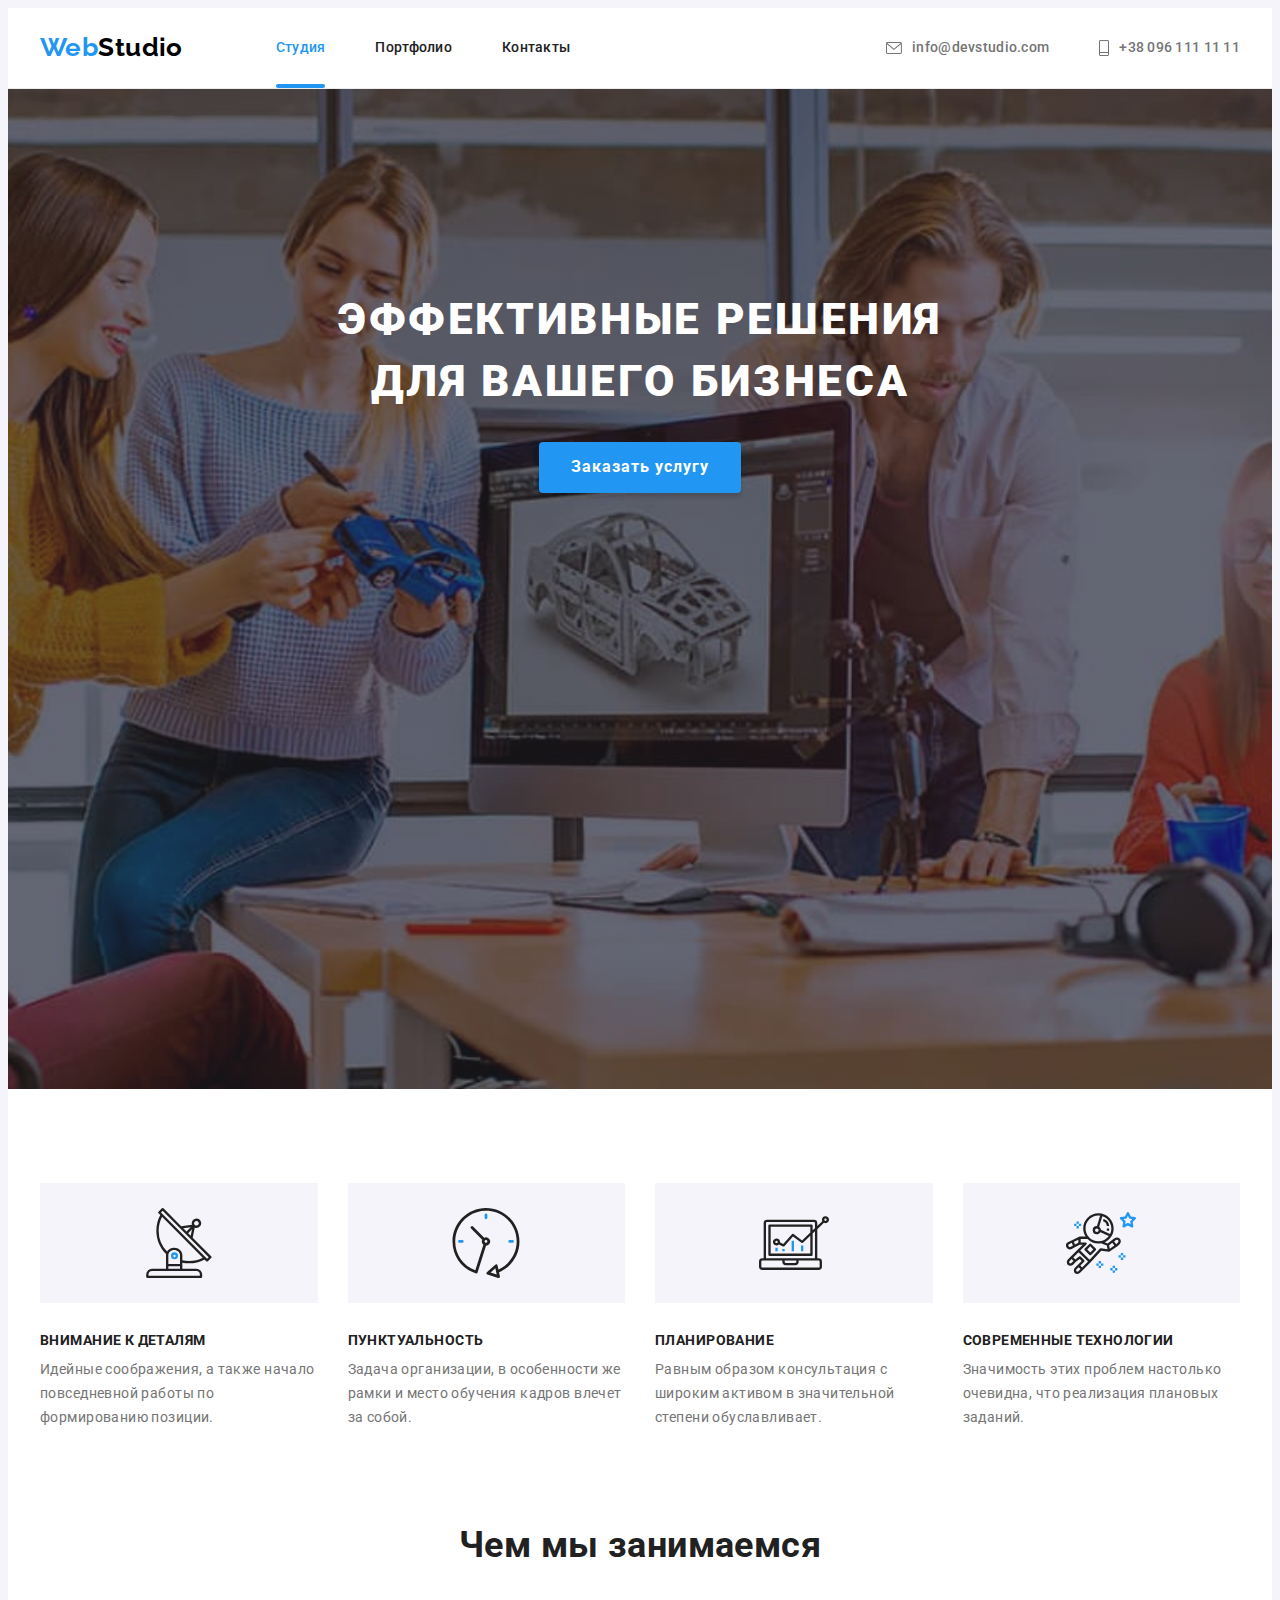
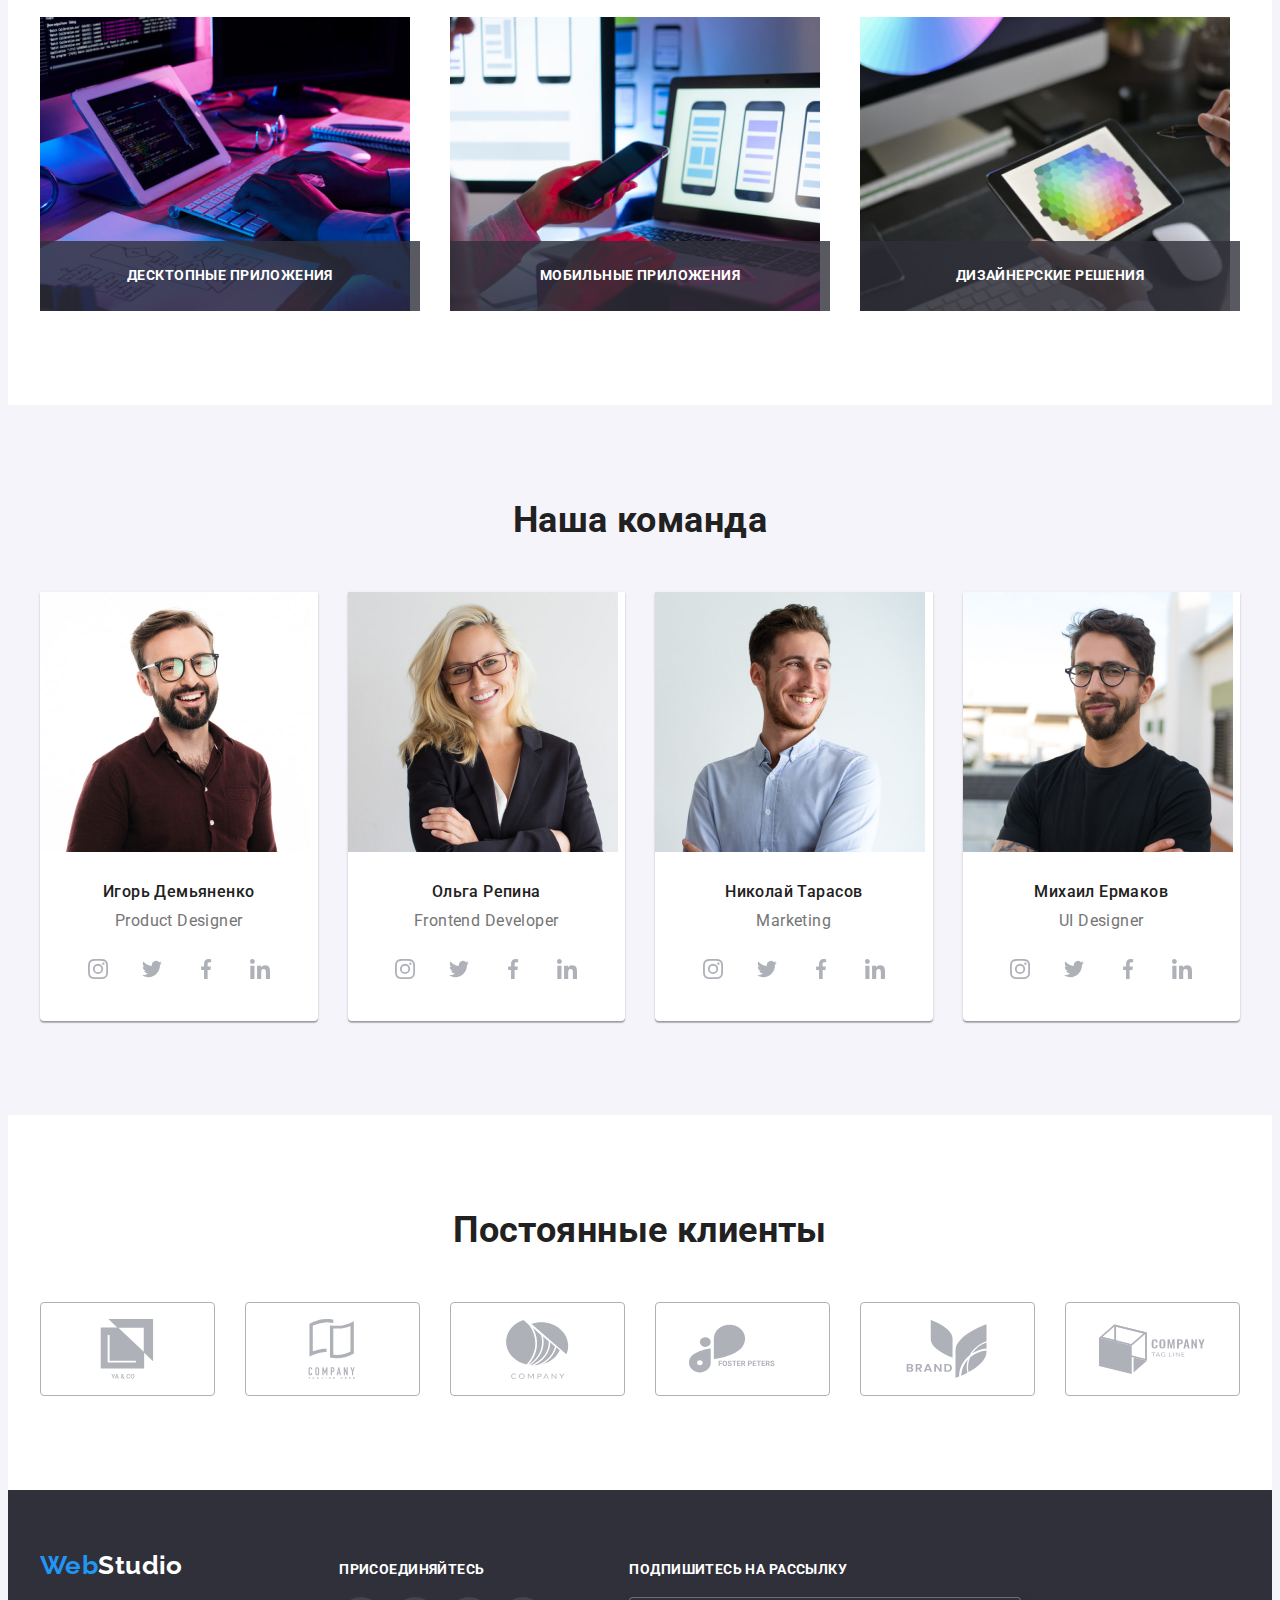
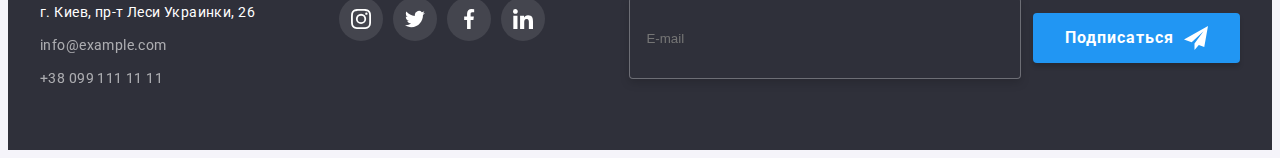
<file: index.html>
<!DOCTYPE html>
<html lang="ru">

<head>
    <meta charset="UTF-8">
    <meta http-equiv="X-UA-Compatible" content="IE=edge">
    <meta name="viewport" content="width=device-width, initial-scale=1.0">
    <title>WebStudio Эффективные решения для вашего бизнеса</title>
    <link rel="preconnect" href="https://fonts.googleapis.com">
    <link rel="preconnect" href="https://fonts.gstatic.com" crossorigin>
    <link
        href="https://fonts.googleapis.com/css2?family=Raleway:wght@700&family=Roboto:wght@400;500;700;900&display=swap"
        rel="stylesheet">
    <link rel="stylesheet" href="https://cdnjs.cloudflare.com/ajax/libs/modern-normalize/1.1.0/modern-normalize.min.css"
        integrity="sha512-wpPYUAdjBVSE4KJnH1VR1HeZfpl1ub8YT/NKx4PuQ5NmX2tKuGu6U/JRp5y+Y8XG2tV+wKQpNHVUX03MfMFn9Q=="
        crossorigin="anonymous" referrerpolicy="no-referrer" />
    <link rel="stylesheet" href="./css/main.min.css">
</head>

<body>

    <!-- Header -->
    <header class="page-header">
        <div class="container page-header-container">
            <nav class="site-nav">
                <a class="logo site-nav__logo" href="./index.html">
                    <span class="logo__text">Web</span>Studio
                </a>
                <ul class="site-nav-list list">
                    <li class="site-nav__item">
                        <a class="site-nav__link site-nav__link_active link" href="./index.html">Студия</a>
                    </li>
                    <li class="site-nav__item">
                        <a class="site-nav__link link" href="./portfolio.html">Портфолио</a>
                    </li>
                    <li class="site-nav__item">
                        <a class="site-nav__link link" href="./index.html">Контакты</a>
                    </li>
                </ul>
            </nav>
            <ul class="contact-list list">
                <li class="contact__item">
                    <a class="contact__link contact__link_icon link" href="mailto:info@devstudio.com">
                        <svg class="contact__icon" width="16px" height="12px">
                            <use href="./images/icons.svg#icon-mail"></use>
                        </svg>
                    info@devstudio.com</a>
                </li>
                <li class="contact__item">
                    <a class="contact__link contact__link_icon link" href="tel:+380961111111">
                        <svg class="contact__icon" width="10px" height="16px">
                            <use href="./images/icons.svg#icon-phone"></use>
                        </svg>
                    +38 096 111 11 11</a>
                </li>
            </ul>
        </div>
    </header> 

    <main>

        <!-- Hero section-->
        <section class="section hero">
            <div class="container">
                <h1 class="hero-title">Эффективные решения 
                    для вашего бизнеса</h1>
                <button type="button" class="button hero-btn" data-modal-open>Заказать услугу</button>
            </div>
        </section> 

        <!-- About section-->
        <section class="section page-about">
            <h2 class="visually-hidden">Преимущества</h2>
            <div class="container">
                <ul class="about list">
                    <li class="about__item">
                        <div class="about-overlay">
                            <svg class="about__icon" width="70px" height="70px">
                                <use href="./images/icons.svg#icon-antenna" ></use>
                            </svg>
                        </div>
                        <h3 class="about__title">Внимание к деталям</h3>
                        <p class="about__text">Идейные соображения, а также начало повседневной работы по формированию
                        позиции.</p>
                    </li>
                    <li class="about__item">
                        <div class="about-overlay">
                            <svg class="about__icon" width="70px" height="70px">
                                <use href="./images/icons.svg#icon-clock"></use>
                            </svg>
                        </div>
                        <h3 class="about__title">Пунктуальность</h3>
                        <p class="about__text">Задача организации, в особенности же рамки и место обучения кадров влечет
                            за собой.</p>
                    </li>
                    <li class="about__item">
                        <div class="about-overlay">
                            <svg class="about__icon" width="70px" height="70px">
                                <use href="./images/icons.svg#icon-diagram"></use>
                            </svg>
                        </div>
                        <h3 class="about__title">Планирование</h3>
                        <p class="about__text">Равным образом консультация с широким активом в значительной степени
                            обуславливает.</p>
                    </li>
                    <li class="about__item">
                        <div class="about-overlay">
                            <svg class="about__icon" width="70px" height="70px">
                                <use href="./images/icons.svg#icon-astronaut"></use>
                            </svg>
                        </div>
                        <h3 class="about__title">Современные технологии</h3>
                        <p class="about__text">Значимость этих проблем настолько очевидна, что реализация плановых
                            заданий.</p>
                    </li>
                </ul>
            </div>
        </section>

        <!-- Wedo section-->
        <section class="section wedo">
            <div class="container">
                <h2 class="section-title">Чем мы занимаемся</h2>
                <ul class="list wedo-list">
                    <li class="wedo-item">
                        <div class="wedo-thumb">
                            <img class="wedo-img" src="./images/studio/computer.jpg" alt="Макбук на столе" width="370"
                                height="294">
                            <div class="wedo-actions">
                                <p class="wedo-text">Десктопные приложения</p>
                            </div>
                        </div>
                    </li>
                    <li class="wedo-item">
                        <div class="wedo-thumb">
                            <img class="wedo-img" src="./images/studio/phone.jpg" alt="Телефон в руке" width="370" height="294">
                            <div class="wedo-actions">
                                <p class="wedo-text">Мобильные приложения</p>
                            </div>
                        </div>
                    </li>
                    <li class="wedo-item">
                        <div class="wedo-thumb">
                            <img class="wedo-img" src="./images/studio/tablet.jpg" alt="Планшен в руке" width="370"
                            height="294">
                            <div class="wedo-actions">
                                <p class="wedo-text">Дизайнерские решения</p>
                            </div>
                        </div>
                    </li>
                </ul>
            </div>
        </section> 

        <!-- Team section-->
        <section class="section">
            <div class="container">
                <h2 class="section-title">Наша команда</h2>
                <ul class="list team-list">
                    <li class="team-item">
                        <img class="team-img" src="./images/studio/team-member1.jpg" alt="Игорь Демьяненко Product Designer"
                            width="270" height="260">
                        <div class="team-card-wrapper">
                            <h3 class="team-name">Игорь Демьяненко</h3>
                            <p class="team-profession">Product Designer</p>
                            <ul class="list team-social-list">
                                <li class="team-social-item">
                                    <a class="team-social-link" href="#">
                                        <svg class="team-social-icon" width="20px" height="20px">
                                            <use href="./images/icons.svg#icon-instagram"></use>
                                        </svg>
                                    </a>
                                </li>
                                <li class="team-social-item">
                                    <a class="team-social-link" href="#">
                                        <svg class="team-social-icon" width="20px" height="20px">
                                            <use href="./images/icons.svg#icon-twitter"></use>
                                        </svg>
                                    </a>
                                </li>
                                <li class="team-social-item">
                                    <a class="team-social-link" href="#">
                                        <svg class="team-social-icon" width="20px" height="20px">
                                            <use href="./images/icons.svg#icon-facebook"></use>
                                        </svg>
                                    </a>
                                </li>
                                <li class="team-social-item">
                                    <a class="team-social-link" href="#">
                                        <svg class="team-social-icon" width="20px" height="20px">
                                            <use href="./images/icons.svg#icon-linkedin"></use>
                                        </svg>
                                    </a>
                                </li>
                            </ul>
                        </div>
                    </li>
                    <li class="team-item">
                        <img class="team-img" src="./images/studio/team-member2.jpg" alt="Ольга Репина Frontend Developer"
                            width="270" height="260">
                        <div class="team-card-wrapper">
                            <h3 class="team-name">Ольга Репина</h3>
                            <p class="team-profession">Frontend Developer</p>
                            <ul class="list team-social-list">
                                <li class="team-social-item">
                                    <a class="team-social-link" href="#">
                                        <svg class="team-social-icon" width="20px" height="20px">
                                            <use href="./images/icons.svg#icon-instagram"></use>
                                        </svg>
                                    </a>
                                </li>
                                <li class="team-social-item">
                                    <a class="team-social-link" href="#">
                                        <svg class="team-social-icon" width="20px" height="20px">
                                            <use href="./images/icons.svg#icon-twitter"></use>
                                        </svg>
                                    </a>
                                </li>
                                <li class="team-social-item">
                                    <a class="team-social-link" href="#">
                                        <svg class="team-social-icon" width="20px" height="20px">
                                            <use href="./images/icons.svg#icon-facebook"></use>
                                        </svg>
                                    </a>
                                </li>
                                <li class="team-social-item">
                                    <a class="team-social-link" href="#">
                                        <svg class="team-social-icon" width="20px" height="20px">
                                            <use href="./images/icons.svg#icon-linkedin"></use>
                                        </svg>
                                    </a>
                                </li>
                            </ul>
                        </div>
                    </li>
                    <li class="team-item">
                        <img class="team-img" src="./images/studio/team-member3.jpg" alt="Николай Тарасов Marketing"
                            width="270" height="260">
                        <div class="team-card-wrapper">
                            <h3 class="team-name">Николай Тарасов</h3>
                            <p class="team-profession">Marketing</p>
                            <ul class="list team-social-list">
                                <li class="team-social-item">
                                    <a class="team-social-link" href="#">
                                        <svg class="team-social-icon" width="20px" height="20px">
                                            <use href="./images/icons.svg#icon-instagram"></use>
                                        </svg>
                                    </a>
                                </li>
                                <li class="team-social-item">
                                    <a class="team-social-link" href="#">
                                        <svg class="team-social-icon" width="20px" height="20px">
                                            <use href="./images/icons.svg#icon-twitter"></use>
                                        </svg>
                                    </a>
                                </li>
                                <li class="team-social-item">
                                    <a class="team-social-link" href="#">
                                        <svg class="team-social-icon" width="20px" height="20px">
                                            <use href="./images/icons.svg#icon-facebook"></use>
                                        </svg>
                                    </a>
                                </li>
                                <li class="team-social-item">
                                    <a class="team-social-link" href="#">
                                        <svg class="team-social-icon" width="20px" height="20px">
                                            <use href="./images/icons.svg#icon-linkedin"></use>
                                        </svg>
                                    </a>
                                </li>
                            </ul>
                        </div>
                    </li>
                    <li class="team-item">
                        <img class="team-img" src="./images/studio/team-member4.jpg" alt="Михаил Ермаков UI Designer"
                            width="270" height="260">
                        <div class="team-card-wrapper">
                            <h3 class="team-name">Михаил Ермаков</h3>
                            <p class="team-profession">UI Designer</p>
                            <ul class="list team-social-list">
                                <li class="team-social-item">
                                    <a class="team-social-link" href="#">
                                        <svg class="team-social-icon" width="20px" height="20px">
                                            <use href="./images/icons.svg#icon-instagram"></use>
                                        </svg>
                                    </a>
                                </li>
                                <li class="team-social-item">
                                    <a class="team-social-link" href="#">
                                        <svg class="team-social-icon" width="20px" height="20px">
                                            <use href="./images/icons.svg#icon-twitter"></use>
                                        </svg>
                                    </a>
                                </li>
                                <li class="team-social-item">
                                    <a class="team-social-link" href="#">
                                        <svg class="team-social-icon" width="20px" height="20px">
                                            <use href="./images/icons.svg#icon-facebook"></use>
                                        </svg>
                                    </a>
                                </li>
                                <li class="team-social-item">
                                    <a class="team-social-link" href="#">
                                        <svg class="team-social-icon" width="20px" height="20px">
                                            <use href="./images/icons.svg#icon-linkedin"></use>
                                        </svg>
                                    </a>
                                </li>
                            </ul>
                        </div>
                    </li>
                </ul>
            </div>
        </section> 

        <!-- Clients -->
        <section class="section clients">
            <div class="container">
                <h2 class="section-title">Постоянные клиенты</h2>
                <ul class="list clients-list">
                    <li class="clients-item">
                        <a class="clients-link" href="#">
                            <svg class="clients-icon" width="106px" height="60px">
                                <use href="./images/icons.svg#icon-logo1"></use>
                            </svg>
                        </a>
                    </li>
                    <li class="clients-item">
                        <a class="clients-link" href="#">
                            <svg class="clients-icon" width="106px" height="60px">
                                <use href="./images/icons.svg#icon-logo2"></use>
                            </svg>
                        </a>
                    </li>
                    <li class="clients-item">
                        <a class="clients-link" href="#">
                            <svg class="clients-icon" width="106px" height="60px">
                                <use href="./images/icons.svg#icon-logo3"></use>
                            </svg>
                        </a>
                    </li>
                    <li class="clients-item">
                        <a class="clients-link" href="#">
                            <svg class="clients-icon" width="106px" height="60px">
                                <use href="./images/icons.svg#icon-logo4"></use>
                            </svg>
                        </a>
                    </li>
                    <li class="clients-item">
                        <a class="clients-link" href="#">
                            <svg class="clients-icon" width="106px" height="60px">
                                <use href="./images/icons.svg#icon-logo5"></use>
                            </svg>
                        </a>
                    </li>
                    <li class="clients-item">
                        <a class="clients-link" href="#">
                            <svg class="clients-icon" width="106px" height="60px">
                                <use href="./images/icons.svg#icon-logo6"></use>
                            </svg>
                        </a>
                    </li>
                </ul>
            </div>
        </section> 

    </main>


    <!-- Footer -->
    <footer class="page-footer">
        <div class="container page-footer-container">
            <div>
                <a class="logo page-footer-logo" href="./index.html"><span class="logo__text">Web</span>Studio</a>
                <address class="address">
                    <ul class="address-menu list">
                        <li class="address-menu__item address-menu-opacity">
                            <a class="address-menu__contact" href="https://goo.gl/maps/cuWvZPxTjKMrRTUg6" target="_blank"
                                rel="noopener noreferrer">г. Киев, пр-т Леси Украинки, 26</a>
                        </li>
                        <li class="address-menu__item">
                            <a class="address-menu__contact link" href="mailto:info@example.com">info@example.com</a>
                        </li>
                        <li class="address-menu__item">
                            <a class="address-menu__contact link" href="tel:+380991111111">+38 099 111 11 11</a>
                        </li>
                    </ul>
                </address>
            </div>

            <div>
                <h3 class="footer-social-title">Присоединяйтесь</h3>
                <ul class="footer-social list">
                    <li class="footer-social__item">
                        <a class="footer-social__link" href="#">
                            <svg width="20px" height="20px">
                                <use href="./images/icons.svg#icon-instagram"></use>
                            </svg>
                        </a>
                    </li>
                    <li class="footer-social__item">
                        <a class="footer-social__link" href="#">
                            <svg width="20px" height="20px">
                                <use href="./images/icons.svg#icon-twitter"></use>
                            </svg>
                        </a>
                    </li>
                    <li class="footer-social__item">
                        <a class="footer-social__link" href="#">
                            <svg width="20px" height="20px">
                                <use href="./images/icons.svg#icon-facebook"></use>
                            </svg>
                        </a>
                    </li>
                    <li class="footer-social__item">
                        <a class="footer-social__link" href="#">
                            <svg width="20px" height="20px">
                                <use href="./images/icons.svg#icon-linkedin"></use>
                            </svg>
                        </a>
                    </li>
                </ul>
            </div>

            <form>
                <p class="footer-form-desc">Подпишитесь на рассылку</p>
                <div class="footer-form-wrapper">
                    <input type="email" class="footer-form-input"
                    name="user-email"
                    required
                    minlength="2"
                    placeholder="E-mail">
                    <button type="submit" class="hero-btn footer-form-btn">Подписаться
                        <svg class="footer-form-icon" width="24px" height="24px">
                            <use href="./images/icons.svg#icon-form"></use>
                        </svg>
                    </button>
                </div>
            </form>

        </div>

    </footer> 

    <!-- Modal window -->
    <div class="backdrop is-hidden" data-modal>
        <div class="modal">
            <button type="button" class="button modal-close-btn" data-modal-close>
                <svg class="modal-close-icon" width="18" height="18">
                    <use href="images/icons.svg#icon-close-modal"></use>
                </svg>
            </button>

            
            <form class="modal-form" autocomplete="off">
                <h2 class="modal-form-title">Оставьте свои данные, мы вам перезвоним</h2>
                <label class="modal-form-field">
                    <span class="modal-form-input-desc">Имя</span>
                    <span class="modal-form-input-wrapper">
                        <input 
                        type="text" 
                        class="modal-form-input"
                        name="user-name"
                        required
                        pattern="[a-zA-Zа-яА-яіїІЇ]]+"
                        minlength="2">
                        <svg class="modal-form-input-icon" width="18px" height="18px">
                            <use href="./images/icons.svg#icon-person-black"></use>
                        </svg>
                    </span>
                </label>

                <label class="modal-form-field">
                    <span class="modal-form-input-desc">Телефон</span>
                    <span class="modal-form-input-wrapper">
                        <input 
                        type="tel" 
                        class="modal-form-input"
                        name="user-phone"
                        required
                        pattern="[0-9]{3}-[0-9]{3}-[0-9]{2}-[0-9]{2}"
                        title="xxx-xxx-xx-xx">
                        <svg class="modal-form-input-icon" width="18px" height="18px">
                            <use href="./images/icons.svg#icon-phone-black"></use>
                        </svg>
                    </span>
                </label>

                <label class="modal-form-field">
                    <span class="modal-form-input-desc">Почта</span>
                    <span class="modal-form-input-wrapper">
                        <input 
                        type="email" 
                        class="modal-form-input"
                        name="user-email"
                        required>
                        <svg class="modal-form-input-icon" width="18px" height="18px">
                            <use href="./images/icons.svg#icon-email-black"></use>
                        </svg>
                    </span>
                </label>

                <label class="modal-form-field modal-form-label">
                    <span class="modal-form-input-desc">Комментарий</span>
                    <textarea name="user-message" class="modal-form-message" placeholder="Введите текст"></textarea>
                </label>

                <input type="checkbox" id="user-policy" class="modal-form-check visually-hidden" name="user-policy">
                <label for="user-policy" class="modal-form-check-desk">Соглашаюсь с рассылкой и принимаю&nbsp;<a class="modal-form-link" href="#">Условия договора</a></label>
                <button type="submit" class="hero-btn modal-form-btn">Отправить</button>
            </form>
        </div>
    </div> 

<script src="./js/modal.js"></script>
</body>

</html>
</file>
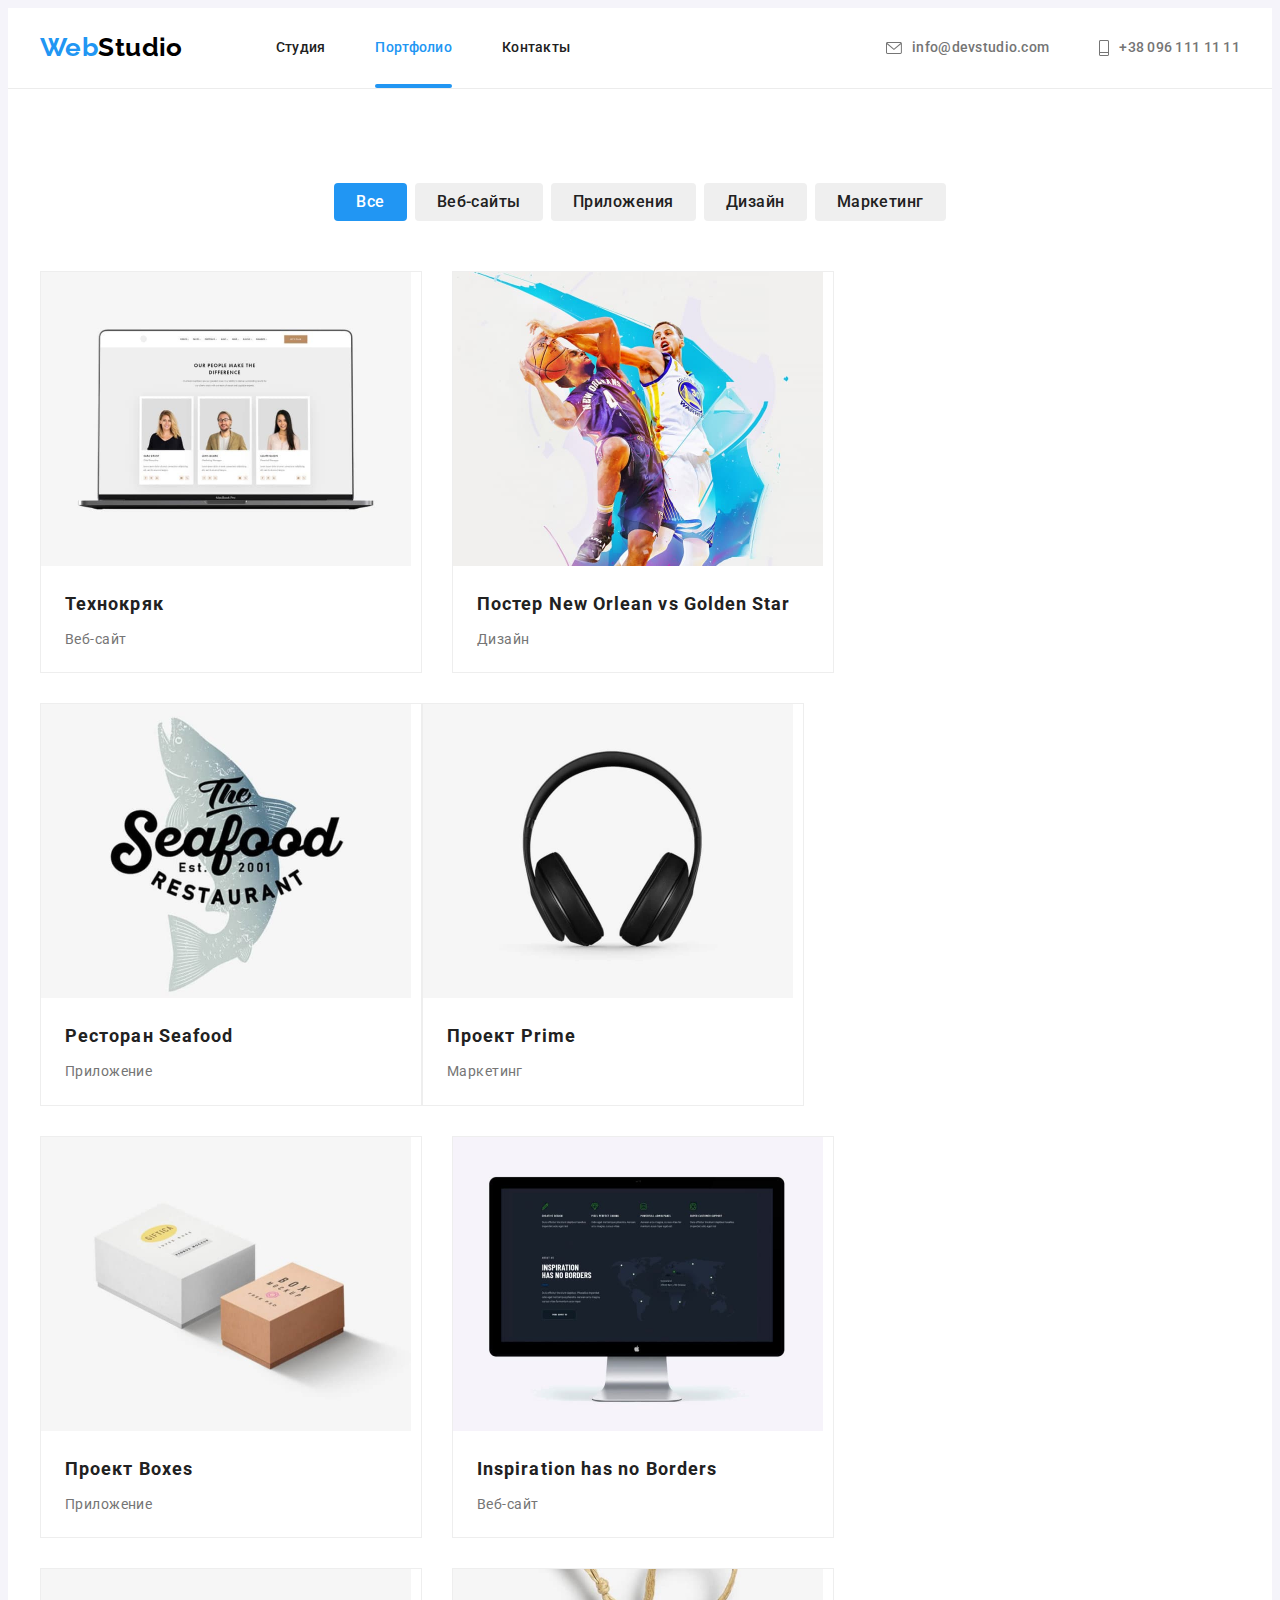
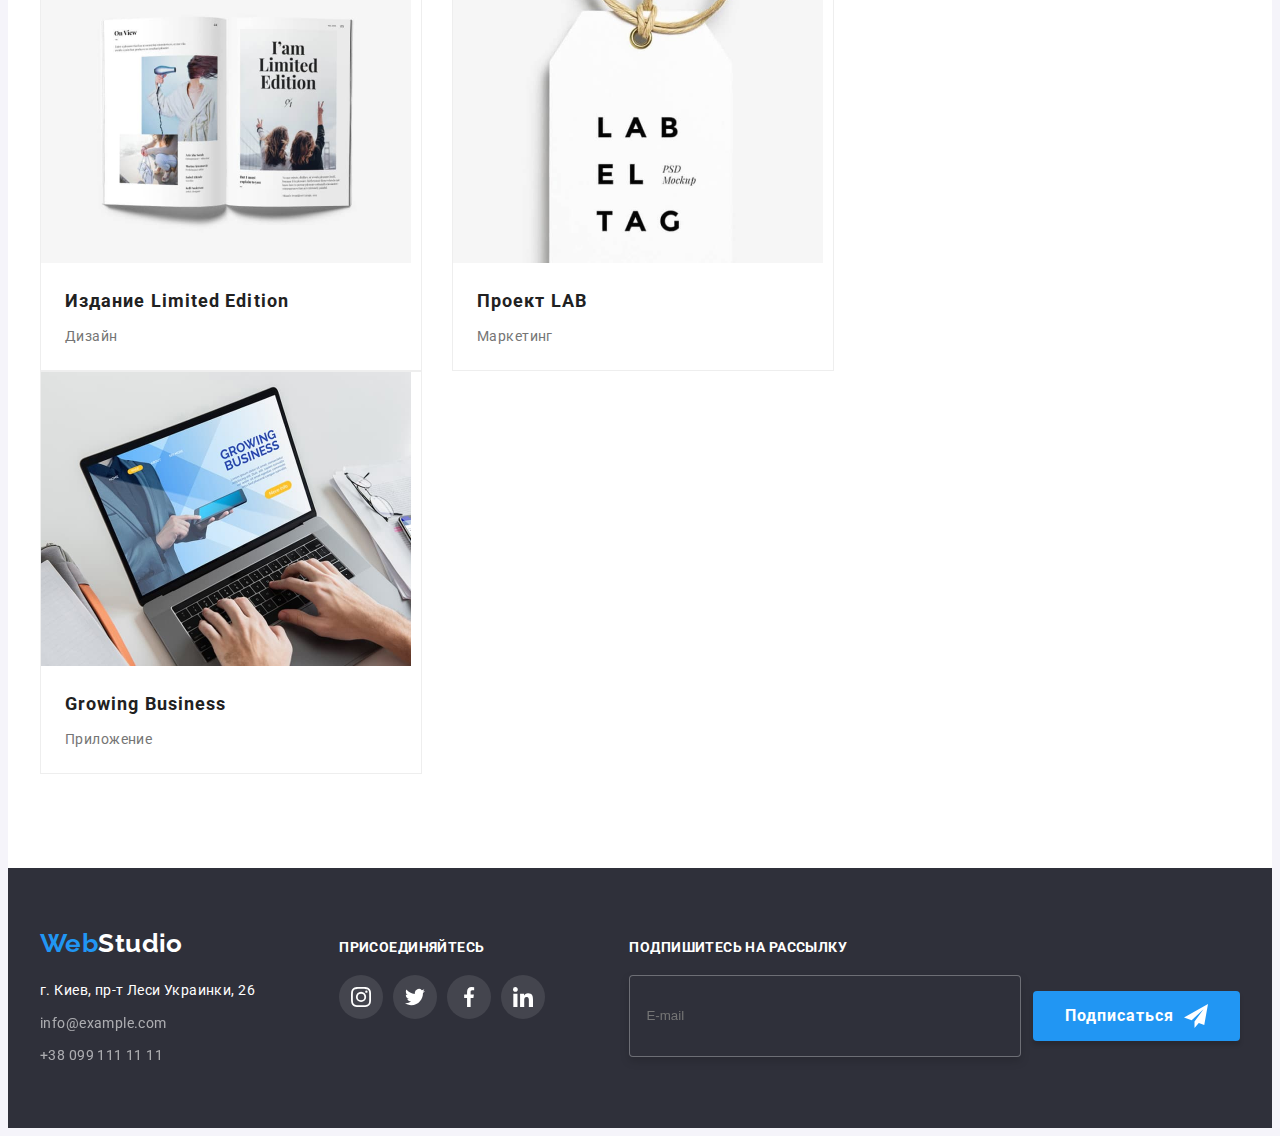
<file: portfolio.html>
<!DOCTYPE html>
<html lang="ru">

<head>
    <meta charset="UTF-8">
    <meta http-equiv="X-UA-Compatible" content="IE=edge">
    <meta name="viewport" content="width=device-width, initial-scale=1.0">
    <title>WebStudio Эффективные решения для вашего бизнеса</title>
    <link rel="preconnect" href="https://fonts.googleapis.com">
    <link rel="preconnect" href="https://fonts.gstatic.com" crossorigin>
    <link
        href="https://fonts.googleapis.com/css2?family=Raleway:wght@700&family=Roboto:wght@400;500;700;900&display=swap"
        rel="stylesheet">
    <link rel="stylesheet" href="https://cdnjs.cloudflare.com/ajax/libs/modern-normalize/1.1.0/modern-normalize.min.css"
        integrity="sha512-wpPYUAdjBVSE4KJnH1VR1HeZfpl1ub8YT/NKx4PuQ5NmX2tKuGu6U/JRp5y+Y8XG2tV+wKQpNHVUX03MfMFn9Q=="
        crossorigin="anonymous" referrerpolicy="no-referrer" />
    <link rel="stylesheet" href="./css/main.min.css">
</head>

<body>

    <!-- Header -->
    <header class="page-header">
        <div class="container page-header-container">
            <nav class="site-nav">
                <a class="logo site-nav__logo" href="./index.html">
                    <span class="logo__text">Web</span>Studio
                </a>
                <ul class="site-nav-list list">
                    <li class="site-nav__item">
                        <a class="site-nav__link link" href="./index.html">Студия</a>
                    </li>
                    <li class="site-nav__item">
                        <a class="site-nav__link site-nav__link_active link" href="./portfolio.html">Портфолио</a>
                    </li>
                    <li class="site-nav__item">
                        <a class="site-nav__link link" href="./index.html">Контакты</a>
                    </li>
                </ul>
            </nav>
            <ul class="contact-list list">
                <li class="contact__item">
                    <a class="contact__link contact__link_icon link" href="mailto:info@devstudio.com">
                        <svg class="contact__icon" width="16px" height="12px">
                            <use href="./images/icons.svg#icon-mail"></use>
                        </svg>
                        info@devstudio.com</a>
                </li>
                <li class="contact__item">
                    <a class="contact__link contact__link_icon link" href="tel:+380961111111">
                        <svg class="contact__icon" width="10px" height="16px">
                            <use href="./images/icons.svg#icon-phone"></use>
                        </svg>
                        +38 096 111 11 11</a>
                </li>
            </ul>
        </div>
    </header>

    <main>

        <!-- Portfolio section -->

        <section class="section portfolio">
            <div class="container">
                <h1 class="visually-hidden">Портфолио</h1>
                <ul class="list filter-list">
                    <li class="filter-item">
                        <button class="button filter-btn current-btn" type="button">Все</button>
                    </li>
                    <li class="filter-item">
                        <button class="button filter-btn" type="button">Веб-сайты</button>
                    </li>
                    <li class="filter-item">
                        <button class="button filter-btn" type="button">Приложения</button>
                    </li>
                    <li class="filter-item">
                        <button class="button filter-btn" type="button">Дизайн</button>
                    </li>
                    <li class="filter-item">
                        <button class="button filter-btn" type="button">Маркетинг</button>
                    </li>
                </ul>

                <ul class="list portfolio-list">
                    <li class="portfolio-item">
                        <a class="link portfolio-link" href="#">
                            <div class="portfolio-list-img-wrapper">
                                <img class="portfolio-img" src="images/portfolio/project1.jpg" alt="Технокряк Веб-сайт"
                                    width="370" height="294">
                                <p class="overlay">Ресурс предлагает комплексные предложения с разным уровнем функционала и сервисов. Все это позволит посетителю получить
                                исчерпывающие сведения о компании или частном лице.</p>
                            </div>
                            <div class="portfolio-card-wrapper">
                                <h2 class="portfolio-subtitle">Технокряк</h2>
                                <p class="portfolio-text">Веб-сайт</p>
                            </div>
                        </a>
                    </li>
                    <li class="portfolio-item">
                        <a class="link portfolio-link" href="#">
                            <div class="portfolio-list-img-wrapper">
                                <img class="portfolio-img" src="images/portfolio/project2.jpg"
                                    alt="Постер Постер Нью Орлеан версус Голден Стар Дизайн" width="370" height="294">
                                <p class="overlay">Ресурс предлагает комплексные предложения с разным уровнем функционала и сервисов. Все это позволит
                                    посетителю получить
                                    исчерпывающие сведения о компании или частном лице.</p>
                            </div>
                            <div class="portfolio-card-wrapper">
                                <h2 class="portfolio-subtitle">Постер New Orlean vs Golden Star</h2>
                                <p class="portfolio-text">Дизайн</p>
                            </div>
                        </a>
                    </li>
                    <li class="portfolio-item">
                        <a class="link portfolio-link" href="#">
                            <div class="portfolio-list-img-wrapper">
                                <img class="portfolio-img" src="images/portfolio/project3.jpg" alt="Ресторан Сифуд Приложение"
                                    width="370" height="294">
                                <p class="overlay">Ресурс предлагает комплексные предложения с разным уровнем функционала и сервисов. Все это позволит
                                    посетителю получить
                                    исчерпывающие сведения о компании или частном лице.</p>
                            </div>
                            <div class="portfolio-card-wrapper">
                                <h2 class="portfolio-subtitle">Ресторан Seafood</h2>
                                <p class="portfolio-text">Приложение</p>
                            </div>
                        </a>
                    </li>
                    <li class="portfolio-item">
                        <a class="link portfolio-link" href="#">
                            <div class="portfolio-list-img-wrapper">
                                <img class="portfolio-img" src="images/portfolio/project4.jpg" alt="Проект Прайм Маркетинг"
                                    width="370" height="294">
                                <p class="overlay">Ресурс предлагает комплексные предложения с разным уровнем функционала и сервисов. Все это позволит
                                    посетителю получить
                                    исчерпывающие сведения о компании или частном лице.</p>
                            </div>
                            <div class="portfolio-card-wrapper">
                                <h2 class="portfolio-subtitle">Проект Prime</h2>
                                <p class="portfolio-text">Маркетинг</p>
                            </div>
                        </a>
                    </li>
                    <li class="portfolio-item">
                        <a class="link portfolio-link" href="#">
                            <div class="portfolio-list-img-wrapper">
                                <img class="portfolio-img" src="images/portfolio/project5.jpg" alt="Проект Боксес Приложение"
                                    width="370" height="294">
                                <p class="overlay">Ресурс предлагает комплексные предложения с разным уровнем функционала и сервисов. Все это позволит
                                    посетителю получить
                                    исчерпывающие сведения о компании или частном лице.</p>
                            </div>
                            <div class="portfolio-card-wrapper">
                                <h2 class="portfolio-subtitle">Проект Boxes</h2>
                                <p class="portfolio-text">Приложение</p>
                            </div>
                        </a>
                    </li>
                    <li class="portfolio-item">
                        <a class="link portfolio-link" href="#">
                            <div class="portfolio-list-img-wrapper">
                                <img class="portfolio-img" src="images/portfolio/project6.jpg"
                                    alt="Вдохновение не имеет границ Веб-сайт" width="370" height="294">
                                <p class="overlay">Ресурс предлагает комплексные предложения с разным уровнем функционала и сервисов. Все это позволит
                                    посетителю получить
                                    исчерпывающие сведения о компании или частном лице.</p>
                            </div>
                            <div class="portfolio-card-wrapper">
                                <h2 class="portfolio-subtitle">Inspiration has no Borders</h2>
                                <p class="portfolio-text">Веб-сайт</p>
                            </div>
                        </a>
                    </li>
                    <li class="portfolio-item">
                        <a class="link portfolio-link" href="#">
                            <div class="portfolio-list-img-wrapper">
                                <img class="portfolio-img" src="images/portfolio/project7.jpg"
                                alt="Издание Лимитед Эдишн Дизайн" width="370" height="294">
                                <p class="overlay">Ресурс предлагает комплексные предложения с разным уровнем функционала и сервисов. Все это позволит
                                    посетителю получить
                                    исчерпывающие сведения о компании или частном лице.</p>
                            </div>
                            <div class="portfolio-card-wrapper">
                                <h2 class="portfolio-subtitle">Издание Limited Edition</h2>
                                <p class="portfolio-text">Дизайн</p>
                            </div>
                        </a>
                    </li>
                    <li class="portfolio-item">
                        <a class="link portfolio-link" href="#">
                            <div class="portfolio-list-img-wrapper">
                                <img class="portfolio-img" src="images/portfolio/project8.jpg" alt="Проект ЛАБ Маркетинг"
                                    width="370" height="294">
                                <p class="overlay">Ресурс предлагает комплексные предложения с разным уровнем функционала и сервисов. Все это позволит
                                посетителю получить
                                исчерпывающие сведения о компании или частном лице.</p>
                            </div>
                            <div class="portfolio-card-wrapper">
                                <h2 class="portfolio-subtitle">Проект LAB</h2>
                                <p class="portfolio-text">Маркетинг</p>
                            </div>
                        </a>
                    </li>
                    <li class="portfolio-item">
                        <a class="link portfolio-link" href="#">
                            <div class="portfolio-list-img-wrapper">
                                <img class="portfolio-img" src="images/portfolio/project9.jpg" alt="Гроуин Бизнес Приложение"
                                    width="370" height="294">
                                <p class="overlay">Ресурс предлагает комплексные предложения с разным уровнем функционала и сервисов. Все это позволит
                                    посетителю получить
                                    исчерпывающие сведения о компании или частном лице.</p>
                            </div>
                            <div class="portfolio-card-wrapper">
                                <h2 class="portfolio-subtitle">Growing Business</h2>
                                <p class="portfolio-text">Приложение</p>
                            </div>
                        </a>
                    </li>
                </ul>
            </div>
        </section>

    </main>

    <!-- Footer -->
    <footer class="page-footer">
        <div class="container page-footer-container">
            <div>
                <a class="logo page-footer-logo" href="./index.html"><span class="logo__text">Web</span>Studio</a>
                <address class="address">
                    <ul class="address-menu list">
                        <li class="address-menu__item address-menu-opacity">
                            <a class="address-menu__contact" href="https://goo.gl/maps/cuWvZPxTjKMrRTUg6" target="_blank"
                                rel="noopener noreferrer">г. Киев, пр-т Леси Украинки, 26</a>
                        </li>
                        <li class="address-menu__item">
                            <a class="address-menu__contact link" href="mailto:info@example.com">info@example.com</a>
                        </li>
                        <li class="address-menu__item">
                            <a class="address-menu__contact link" href="tel:+380991111111">+38 099 111 11 11</a>
                        </li>
                    </ul>
                </address>
            </div>
    
            <div>
                <h3 class="footer-social-title">Присоединяйтесь</h3>
                <ul class="footer-social list">
                    <li class="footer-social__item">
                        <a class="footer-social__link" href="#">
                            <svg width="20px" height="20px">
                                <use href="./images/icons.svg#icon-instagram"></use>
                            </svg>
                        </a>
                    </li>
                    <li class="footer-social__item">
                        <a class="footer-social__link" href="#">
                            <svg width="20px" height="20px">
                                <use href="./images/icons.svg#icon-twitter"></use>
                            </svg>
                        </a>
                    </li>
                    <li class="footer-social__item">
                        <a class="footer-social__link" href="#">
                            <svg width="20px" height="20px">
                                <use href="./images/icons.svg#icon-facebook"></use>
                            </svg>
                        </a>
                    </li>
                    <li class="footer-social__item">
                        <a class="footer-social__link" href="#">
                            <svg width="20px" height="20px">
                                <use href="./images/icons.svg#icon-linkedin"></use>
                            </svg>
                        </a>
                    </li>
                </ul>
            </div>
    
            <form>
                <p class="footer-form-desc">Подпишитесь на рассылку</p>
                <div class="footer-form-wrapper">
                    <input type="email" class="footer-form-input" name="user-email" required minlength="2"
                        placeholder="E-mail">
                    <button type="submit" class="hero-btn footer-form-btn">Подписаться
                        <svg class="footer-form-icon" width="24px" height="24px">
                            <use href="./images/icons.svg#icon-form"></use>
                        </svg>
                    </button>
                </div>
            </form>
    
        </div>
    
    </footer>
    
    <!-- Modal window -->
    <div class="backdrop is-hidden" data-modal>
        <div class="modal">
            <button type="button" class="button modal-close-btn" data-modal-close>
                <svg class="modal-close-icon" width="18" height="18">
                    <use href="images/icons.svg#icon-close-modal"></use>
                </svg>
            </button>
    
    
            <form class="modal-form" autocomplete="off">
                <h2 class="modal-form-title">Оставьте свои данные, мы вам перезвоним</h2>
                <label class="modal-form-field">
                    <span class="modal-form-input-desc">Имя</span>
                    <span class="modal-form-input-wrapper">
                        <input type="text" class="modal-form-input" name="user-name" required pattern="[a-zA-Zа-яА-яіїІЇ]]+"
                            minlength="2">
                        <svg class="modal-form-input-icon" width="18px" height="18px">
                            <use href="./images/icons.svg#icon-person-black"></use>
                        </svg>
                    </span>
                </label>
    
                <label class="modal-form-field">
                    <span class="modal-form-input-desc">Телефон</span>
                    <span class="modal-form-input-wrapper">
                        <input type="tel" class="modal-form-input" name="user-phone" required
                            pattern="[0-9]{3}-[0-9]{3}-[0-9]{2}-[0-9]{2}" title="xxx-xxx-xx-xx">
                        <svg class="modal-form-input-icon" width="18px" height="18px">
                            <use href="./images/icons.svg#icon-phone-black"></use>
                        </svg>
                    </span>
                </label>
    
                <label class="modal-form-field">
                    <span class="modal-form-input-desc">Почта</span>
                    <span class="modal-form-input-wrapper">
                        <input type="email" class="modal-form-input" name="user-email" required>
                        <svg class="modal-form-input-icon" width="18px" height="18px">
                            <use href="./images/icons.svg#icon-email-black"></use>
                        </svg>
                    </span>
                </label>
    
                <label class="modal-form-field modal-form-label">
                    <span class="modal-form-input-desc">Комментарий</span>
                    <textarea name="user-message" class="modal-form-message" placeholder="Введите текст"></textarea>
                </label>
    
                <input type="checkbox" id="user-policy" class="modal-form-check visually-hidden" name="user-policy">
                <label for="user-policy" class="modal-form-check-desk">Соглашаюсь с рассылкой и принимаю&nbsp;<a
                        class="modal-form-link" href="#">Условия договора</a></label>
                <button type="submit" class="hero-btn modal-form-btn">Отправить</button>
            </form>
        </div>
    </div>

</body>

</html>
</file>
<file: css/main.min.css>
:root{--primary-font: "Roboto", sans-serif;--secondary-font: "Raleway", sans-serif;--transition-dur-and-func: 250ms cubic-bezier(0.4, 0, 0.2, 1);--primary-color: #212121;--secondary-color: #757575;--accent-color: #2196F3;--main-light: #FFFFFF;--logo-color: #000000;--btn-color: #188CE8;--header-border: #ECECEC;--border-color: #EEEEEE;--icon-color: #AFB1B8;--primary-background: #F5F4FA;--secondary-background: #2F303A;--title-size: 36px;--text-size: 14px}.visually-hidden{position:absolute;white-space:nowrap;width:1px;height:1px;overflow:hidden;border:0;padding:0;clip:rect(0 0 0 0);clip-path:inset(50%);margin:-1px}html{box-sizing:border-box}img{display:block;max-width:100%;height:auto}.list{margin:0;padding:0;list-style:none}.link{text-decoration:none;transition:color var(--transition-dur-and-func)}.link:hover,.link:focus,.lik:active{color:var(--accent-color)}body{font-family:var(--primary-font);font-size:var(--text-size);letter-spacing:.03em;background-color:var(--primary-background);color:var(--primary-color)}.section{padding:94px 0}.container{margin-left:auto;margin-right:auto;padding-left:15px;padding-right:15px;width:1200px}.hero-btn{padding:10px 32px;border:none;cursor:pointer;font-family:inherit;font-weight:700;font-size:16px;line-height:1.9;box-shadow:0px 4px 4px rgba(0,0,0,.15);border-radius:4px;letter-spacing:.06em;background-color:var(--accent-color);color:var(--main-light);transition:background-color var(--transition-dur-and-func)}.hero-btn:hover,.hero-btn:focus{background-color:var(--btn-color)}.backdrop{position:fixed;z-index:100;top:0;left:0;width:100%;height:100%;background-color:rgba(0,0,0,.2);transition:opacity var(--transition-dur-and-func),visibility var(--transition-dur-and-func)}.backdrop.is-hidden{opacity:0;visibility:hidden;pointer-events:none}.modal{position:absolute;min-width:528px;min-height:581px;left:50%;top:50%;transform:translate(-50%, -50%);background:var(--main-light);box-shadow:0px 1px 3px rgba(0,0,0,.12),0px 1px 1px rgba(0,0,0,.14),0px 2px 1px rgba(0,0,0,.2);border-radius:4px}.modal-close-btn{position:absolute;top:8px;right:8px;display:flex;justify-content:center;align-items:center;padding:0;width:30px;height:30px;border-radius:50%;background-color:var(--main-light);color:var(--logo-color);border:1px solid rgba(0,0,0,.1)}.modal-close-icon{transition:fill var(--transition-dur-and-func)}.modal-close-btn:hover .modal-close-icon,.modal-close-btn:focus .modal-close-icon{fill:var(--accent-color)}.modal-form{display:flex;flex-direction:column;padding:40px}.modal-form-title{margin-top:0;margin-bottom:12px;text-align:center;font-size:20px;line-height:1.2}.modal-form-field{margin-bottom:10px}.modal-form-label{margin-bottom:20px}.modal-form-input-desc{display:block;margin-bottom:4px;font-size:12px;line-height:1.2;letter-spacing:.01em;color:var(--secondary-color)}.modal-form-input-wrapper{display:block;position:relative}.modal-form-input{padding-left:42px;width:100%;height:40px;border:1px solid rgba(33,33,33,.2);border-radius:4px;transition:border-color var(--transition-dur-and-func)}.modal-form-input:focus{outline:none;border-color:var(--accent-color)}.modal-form-input-icon{position:absolute;top:50%;left:12px;transform:translateY(-50%);transition:fill var(--transition-dur-and-func)}.modal-form-input:focus+.modal-form-input-icon{fill:var(--accent-color)}.modal-form-message{display:block;padding:12px 16px;width:100%;height:120px;resize:none;border:1px solid rgba(33,33,33,.2);border-radius:4px;transition:border-color var(--transition-dur-and-func)}.modal-form-message:focus{outline:none;border-color:var(--accent-color)}.modal-form-message::placeholder{color:rgba(117,117,117,.5)}.modal-form-check-desk{display:flex;align-items:center;justify-content:center;margin-bottom:30px;font-size:14px;line-height:1.7;color:var(--secondary-color)}.modal-form-check-desk::before{display:block;margin-right:7px;width:16px;height:15px;content:"";cursor:pointer;border:2px solid var(--primary-color);border-radius:4px}.modal-form-check:checked+.modal-form-check-desk::before{background-color:var(--accent-color);background-image:url("../images/icon-check.svg");background-repeat:no-repeat;background-position:center;background-size:contain;border-color:rgba(0,0,0,0)}.modal-form-check:focus+.modal-form-check-desk::before{outline:2px solid rgba(0,0,0,.06)}.modal-form-link{text-decoration:underline;color:var(--accent-color)}.modal-form-btn{padding:10px 55px;align-self:center;border:rgba(0,0,0,0)}.logo{font-family:var(--secondary-font);font-weight:700;font-size:26px;line-height:1.2;text-decoration:none;color:var(--logo-color)}.logo__text{color:var(--accent-color)}.page-header{border-bottom:1px solid var(--header-border);background-color:var(--main-light)}.page-header-container{display:flex}.site-nav,.contact-list{display:flex;align-items:center}.site-nav__logo{color:var(--logo-color)}.site-nav-list{display:flex;margin-left:93px}.site-nav-list .site-nav__item+.site-nav__item{margin-left:50px}.site-nav__link{position:relative;display:block;padding-top:32px;padding-bottom:32px;font-weight:500;line-height:1.1;letter-spacing:.02em;color:var(--primary-color)}.site-nav__link_active{color:var(--accent-color)}.site-nav__link_active:after{position:absolute;display:inline-block;content:"";width:100%;height:4px;bottom:0;right:0;z-index:2;background:var(--accent-color);border-radius:2px}.contact-list{margin-left:auto}.contact-list .contact__item+.contact__item{margin-left:50px}.contact__link{padding-top:32px;padding-bottom:32px;display:flex;align-items:center;font-weight:500;line-height:1.1;letter-spacing:.02em;color:var(--secondary-color)}.contact__link_icon{transition:color 250ms var(--transition-dur-and-func);fill:currentColor}.contact__icon{margin-right:10px}.hero{max-width:1600px;height:600px;margin-left:auto;margin-right:auto;padding:200px 0;text-align:center;background-color:var(--secondary-background);background:linear-gradient(rgba(47, 48, 58, 0.4), rgba(47, 48, 58, 0.4)),url("../images/studio/hero.jpg");background-repeat:no-repeat;background-position:center;background-size:cover}.hero-title{margin-top:0;margin-bottom:30px;white-space:pre-line;text-transform:uppercase;font-weight:900;font-size:44px;line-height:1.4;letter-spacing:.06em;color:var(--main-light)}.page-about{background-color:var(--main-light)}.about{display:flex}.about__item{width:calc((100% - 90px)/4)}.about .about__item+.about__item{margin-left:30px}.about-overlay{margin-bottom:30px;display:flex;justify-content:center;align-items:center;height:120px;background-color:var(--primary-background)}.about__title{margin-top:0;margin-bottom:10px;font-size:var(--text-size);line-height:1.1;text-transform:uppercase}.about__text{margin-top:0;margin-bottom:0;line-height:1.7;color:var(--secondary-color)}.wedo{padding-top:0;background-color:var(--main-light)}.section-title{margin-top:0;margin-bottom:50px;text-align:center;font-size:var(--title-size);line-height:1.2}.wedo-list{display:flex}.wedo-item{width:calc((100% - 60px)/3);margin-right:30px}.wedo-item:last-child{margin-right:0}.wedo-thumb{position:relative}.wedo-actions{position:absolute;bottom:0;right:0;width:100%;height:70px;background-color:rgba(47,48,58,.8)}.wedo-text{margin-top:0;margin-bottom:0;padding:27px 82px;font-weight:700;line-height:1.1;text-align:center;text-transform:uppercase;color:var(--main-light)}.team-list{display:flex;text-align:center}.team-item{width:calc((100% - 90px)/4);margin-right:30px;background-color:var(--main-light);box-shadow:0px 1px 3px rgba(0,0,0,.12),0px 1px 1px rgba(0,0,0,.14),0px 2px 1px rgba(0,0,0,.2);border-radius:0px 0px 4px 4px}.team-item:last-child{margin-right:0}.team-name{padding-top:30px;margin-top:0;margin-bottom:10px;font-weight:500;font-size:16px;line-height:1.2}.team-profession{margin-top:0;margin-bottom:16px;font-size:16px;line-height:1.2;color:var(--secondary-color)}.team-social-list{padding-bottom:30px;gap:10px;display:flex;justify-content:center}.team-social-item{width:44px;height:44px}.team-social-link{width:100%;height:100%;display:flex;justify-content:center;align-items:center;border-radius:50%;fill:var(--icon-color);transition:background-color var(--transition-dur-and-func),fill var(--transition-dur-and-func)}.team-social-link:hover,.team-social-link:focus{fill:var(--main-light);background-color:var(--accent-color)}.clients{background-color:var(--main-light)}.clients-list{display:flex;gap:30px}.clients-item{width:calc((100% - 150px)/6)}.clients-link{height:92px;display:flex;justify-content:center;align-items:center;border:1px solid var(--icon-color);border-radius:4px;fill:var(--icon-color);transition:fill var(--transition-dur-and-func),border var(--transition-dur-and-func)}.clients-link:hover,.clients-link:focus{fill:var(--accent-color);border:1px solid var(--accent-color)}.portfolio{background-color:var(--main-light)}.filter-list{margin-bottom:50px;display:flex;justify-content:center}.filter-list .filter-item+.filter-item{margin-left:8px}.filter-btn{padding:6px 22px;border:none;cursor:pointer;font-family:var(--primary-font);font-weight:500;font-size:16px;line-height:1.6;letter-spacing:.03em;color:var(--primary-color);border-radius:4px;transition:color var(--transition-dur-and-func),background-color var(--transition-dur-and-func),box-shadow var(--transition-dur-and-func)}.filter-btn:hover,.filter-btn:focus,.filter-btn:active{color:var(--main-light);background-color:var(--accent-color);box-shadow:0px 3px 1px rgba(0,0,0,.1),0px 1px 2px rgba(0,0,0,.08),0px 2px 2px rgba(0,0,0,.12);border-radius:4px}.current-btn{color:var(--main-light);background-color:var(--accent-color)}.portfolio-list{display:flex;flex-wrap:wrap}.portfolio-item{width:calc((100% - 60px)/3);margin-right:30px;margin-bottom:30px;background-color:var(--main-light);border:1px solid var(--border-color)}.portfolio-item:nth-child(3n){margin-right:0}.portfolio-item:nth-last-child(-n+3){margin-bottom:0}.portfolio-link{transition:box-shadow var(--transition-dur-and-func)}.portfolio-link:hover{display:block;box-shadow:0px 1px 1px rgba(0,0,0,.12),0px 4px 4px rgba(0,0,0,.06),1px 4px 6px rgba(0,0,0,.16)}.portfolio-list-img-wrapper{position:relative;overflow:hidden}.overlay{position:absolute;top:0;left:0;overflow:auto;width:100%;height:100%;padding:63px 24px;margin-top:0;margin-bottom:0;font-size:18px;line-height:1.6;transform:translate(0, 100%);transition:transform var(--transition-dur-and-func);background:rgba(33,150,243,.9);color:var(--main-light)}.portfolio-link:hover .overlay,.portfolio-link:focus .overlay{transform:translate(0, 0)}.portfolio-card-wrapper{padding:20px 24px 20px 24px}.portfolio-subtitle{margin-top:0;margin-bottom:4px;font-size:18px;line-height:2;letter-spacing:.06em;color:var(--primary-color)}.portfolio-text{margin-top:0;margin-bottom:0;line-height:1.9;color:var(--secondary-color)}.page-footer{padding-top:60px;padding-bottom:60px;display:flex;background-color:var(--secondary-background)}.page-footer-container{display:flex;align-items:baseline;justify-content:space-between}.page-footer-logo{color:var(--main-light)}.address{margin-top:20px}.address-menu__item{margin-bottom:9px}.address-menu__item:last-child{margin-bottom:0}.address-menu-opacity>a{opacity:1}.address-menu__contact{text-decoration:none;font-style:normal;font-weight:400;line-height:1.7;color:var(--main-light);opacity:.6;transition:color var(--transition-dur-and-func)}.footer-social-title{margin-top:0;margin-bottom:20px;font-size:14px;line-height:1,1;text-transform:uppercase;color:var(--main-light)}.footer-social{gap:10px;display:flex;justify-content:center}.footer-social__item{width:44px;height:44px}.footer-social__link{width:100%;height:100%;display:flex;justify-content:center;align-items:center;border-radius:50%;fill:var(--main-light);background:rgba(255,255,255,.1);transition:background-color var(--transition-dur-and-func)}.footer-social__link:hover,.footer-social__link:focus{background-color:var(--accent-color)}.footer-form-desc{margin-top:0;margin-bottom:20px;font-weight:700;font-size:14px;line-height:1.1;text-transform:uppercase;color:var(--main-light)}.footer-form-wrapper{display:flex;justify-content:center;align-items:center}.footer-form-input{outline:none;padding:15px 16px;margin-right:12px;width:358px;height:50px;border:1px solid rgba(255,255,255,.3);filter:drop-shadow(0px 4px 4px rgba(0, 0, 0, 0.15));border-radius:4px;background-color:var(--secondary-background);color:var(--main-light);transition:border-color var(--transition-dur-and-func)}.footer-form-input:focus{border-color:var(--accent-color)}.footer-form-btn{display:flex;justify-content:center;align-items:center;min-width:200px;height:50px}.footer-form-icon{display:flex;justify-content:center;align-items:center;margin-left:10px;fill:var(--main-light)}/*# sourceMappingURL=main.min.css.map */
</file>
